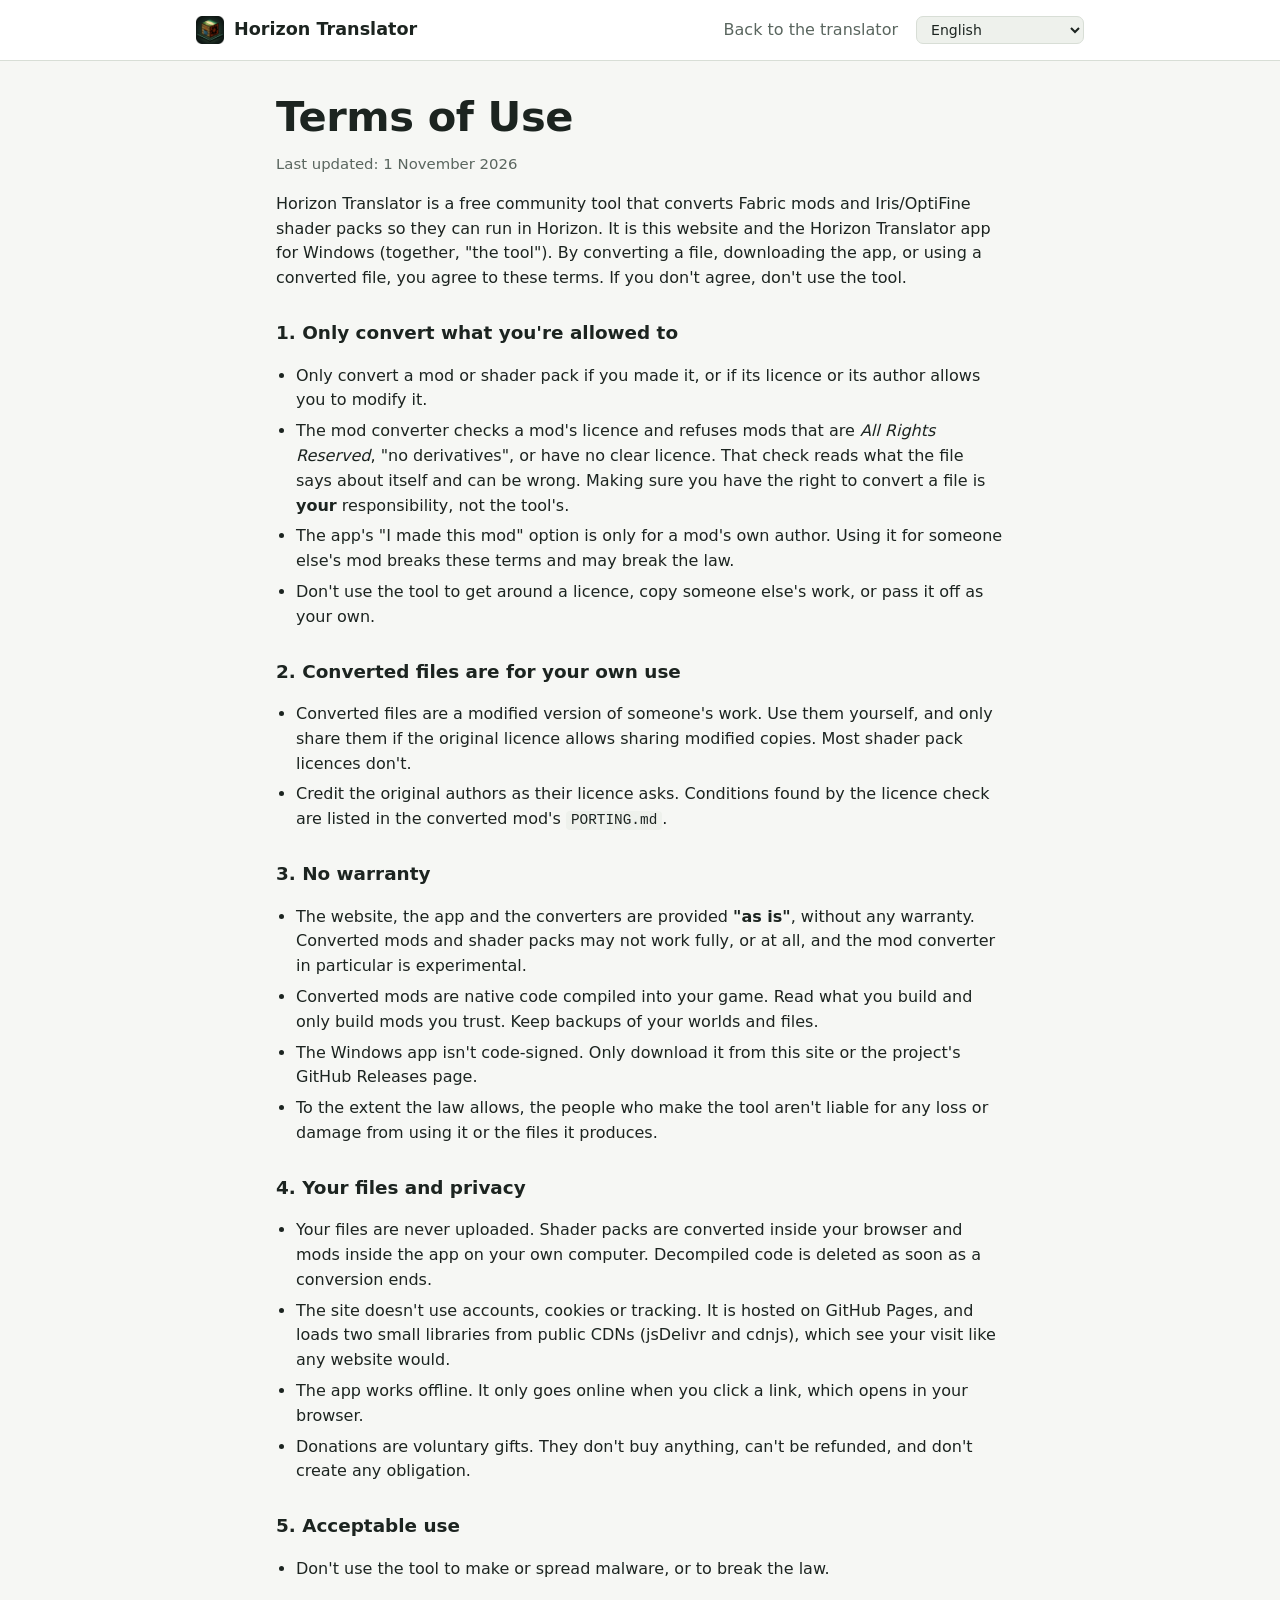
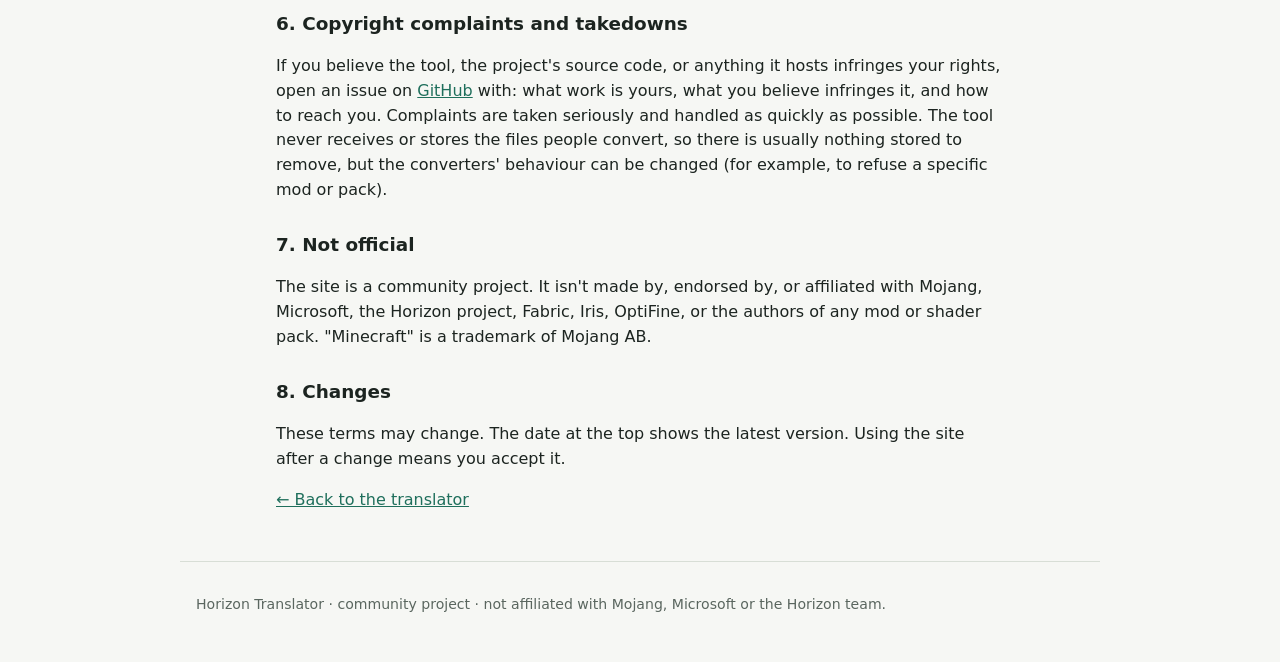
<file: web/public/terms.html>
<!doctype html>
<html lang="en">
<head>
  <meta charset="utf-8">
  <meta name="viewport" content="width=device-width, initial-scale=1">
  <title data-i18n="terms.page_title">Terms of Use · Horizon Translator</title>
  <link rel="icon" href="logo.png" type="image/png">
  <link rel="apple-touch-icon" href="logo.png">
  <link rel="stylesheet" href="style.css">
  <script src="i18n.js"></script>
</head>
<body>
  <header class="top">
    <div class="wrap top-row">
      <a class="brand" href="./">
        <img src="logo.png" alt="" width="28" height="28">
        <span>Horizon Translator</span>
      </a>
      <nav>
        <a href="./" data-i18n="terms.back">Back to the translator</a>
        <select class="lang-select" id="terms-lang-select" name="lang" aria-label="Language"></select>
      </nav>
    </div>
  </header>

  <main class="wrap terms">
    <div id="terms-unofficial" class="notice" role="note" hidden>
      <strong data-i18n="terms.unofficial">This is an unofficial translation. The official terms of use are in English.</strong>
    </div>

    <h1 data-i18n="terms.title">Terms of Use</h1>
    <p class="hint" data-i18n="terms.updated">Last updated: 1 November 2026</p>

    <p data-i18n="terms.intro">Horizon Translator is a free community tool that converts Fabric mods and Iris/OptiFine shader packs so they
    can run in Horizon. It is this website and the Horizon Translator app for Windows (together, "the tool").
    By converting a file, downloading the app, or using a converted file, you agree to these terms.
    If you don't agree, don't use the tool.</p>

    <h2 data-i18n="terms.1.title">1. Only convert what you're allowed to</h2>
    <ul>
      <li data-i18n="terms.1.1">Only convert a mod or shader pack if you made it, or if its licence or its author allows you to modify it.</li>
      <li data-i18n="terms.1.2">The mod converter checks a mod's licence and refuses mods that are <em>All Rights Reserved</em>, "no derivatives",
        or have no clear licence. That check reads what the file says about itself and can be wrong. Making sure you
        have the right to convert a file is <strong>your</strong> responsibility, not the tool's.</li>
      <li data-i18n="terms.1.3">The app's "I made this mod" option is only for a mod's own author. Using it for someone else's mod
        breaks these terms and may break the law.</li>
      <li data-i18n="terms.1.4">Don't use the tool to get around a licence, copy someone else's work, or pass it off as your own.</li>
    </ul>

    <h2 data-i18n="terms.2.title">2. Converted files are for your own use</h2>
    <ul>
      <li data-i18n="terms.2.1">Converted files are a modified version of someone's work. Use them yourself, and only share them if the
        original licence allows sharing modified copies. Most shader pack licences don't.</li>
      <li data-i18n="terms.2.2">Credit the original authors as their licence asks. Conditions found by the licence check are listed in the
        converted mod's <code>PORTING.md</code>.</li>
    </ul>

    <h2 data-i18n="terms.3.title">3. No warranty</h2>
    <ul>
      <li data-i18n="terms.3.1">The website, the app and the converters are provided <strong>"as is"</strong>, without any warranty. Converted mods and
        shader packs may not work fully, or at all, and the mod converter in particular is experimental.</li>
      <li data-i18n="terms.3.2">Converted mods are native code compiled into your game. Read what you build and only build mods you trust.
        Keep backups of your worlds and files.</li>
      <li data-i18n="terms.3.3">The Windows app isn't code-signed. Only download it from this site or the project's GitHub Releases page.</li>
      <li data-i18n="terms.3.4">To the extent the law allows, the people who make the tool aren't liable for any loss or damage from using it
        or the files it produces.</li>
    </ul>

    <h2 data-i18n="terms.4.title">4. Your files and privacy</h2>
    <ul>
      <li data-i18n="terms.4.1">Your files are never uploaded. Shader packs are converted inside your browser and mods inside the app on your
        own computer. Decompiled code is deleted as soon as a conversion ends.</li>
      <li data-i18n="terms.4.2">The site doesn't use accounts, cookies or tracking. It is hosted on GitHub Pages, and loads two small
        libraries from public CDNs (jsDelivr and cdnjs), which see your visit like any website would.</li>
      <li data-i18n="terms.4.3">The app works offline. It only goes online when you click a link, which opens in your browser.</li>
      <li data-i18n="terms.4.4">Donations are voluntary gifts. They don't buy anything, can't be refunded, and don't create any obligation.</li>
    </ul>

    <h2 data-i18n="terms.5.title">5. Acceptable use</h2>
    <ul>
      <li data-i18n="terms.5.1">Don't use the tool to make or spread malware, or to break the law.</li>
    </ul>

    <h2 data-i18n="terms.6.title">6. Copyright complaints and takedowns</h2>
    <p data-i18n="terms.6.body">If you believe the tool, the project's source code, or anything it hosts infringes your rights, open an issue
    on <a class="repo-issues" href="#" rel="noopener" target="_blank">GitHub</a> with: what work is yours, what you
    believe infringes it, and how to reach you. Complaints are taken seriously and handled as quickly as possible.
    The tool never receives or stores the files people convert, so there is usually nothing stored to remove, but
    the converters' behaviour can be changed (for example, to refuse a specific mod or pack).</p>

    <h2 data-i18n="terms.7.title">7. Not official</h2>
    <p data-i18n="terms.7.body">The site is a community project. It isn't made by, endorsed by, or affiliated with Mojang, Microsoft, the Horizon
    project, Fabric, Iris, OptiFine, or the authors of any mod or shader pack. "Minecraft" is a trademark of Mojang AB.</p>

    <h2 data-i18n="terms.8.title">8. Changes</h2>
    <p data-i18n="terms.8.body">These terms may change. The date at the top shows the latest version. Using the site after a change means you accept it.</p>

    <p><a href="./" data-i18n="terms.back_bottom">← Back to the translator</a></p>
  </main>

  <footer class="wrap foot">
    <p data-i18n="foot.community">Horizon Translator · community project · not affiliated with Mojang, Microsoft or the Horizon team.</p>
  </footer>
</body>
</html>
</file>
<file: web/public/style.css>
:root {
  --bg: #f6f7f4;
  --surface: #ffffff;
  --surface-2: #eef1ec;
  --text: #1c2420;
  --muted: #5a665f;
  --border: #d8ded6;
  --accent: #1f6f5c;
  --accent-text: #ffffff;
  --accent-soft: #dcefe7;
  --ok: #2e7d32;
  --ok-soft: #e3f2e4;
  --warn: #9a6400;
  --warn-soft: #fbefd6;
  --bad: #b3261e;
  --bad-soft: #fbe3e1;
  --code-bg: #eef1ec;
  --radius: 12px;
  --shadow: 0 1px 2px rgba(0,0,0,.05), 0 4px 16px rgba(0,0,0,.05);
  color-scheme: light;
}
@media (prefers-color-scheme: dark) {
  :root:not([data-theme="light"]) {
    --bg: #111614;
    --surface: #1a201d;
    --surface-2: #222a26;
    --text: #e6ece8;
    --muted: #9aa8a0;
    --border: #2f3934;
    --accent: #4fbf9f;
    --accent-text: #0d1512;
    --accent-soft: #1d3a31;
    --ok: #7bd389;
    --ok-soft: #1c3321;
    --warn: #f0c060;
    --warn-soft: #3a2f17;
    --bad: #ff8a80;
    --bad-soft: #3d1c1a;
    --code-bg: #222a26;
    --shadow: none;
    color-scheme: dark;
  }
}

* { box-sizing: border-box; }
[hidden] { display: none !important; }
html { scroll-behavior: smooth; }
body {
  margin: 0;
  background: var(--bg);
  color: var(--text);
  font: 16px/1.55 system-ui, -apple-system, "Segoe UI", Roboto, sans-serif;
}
a { color: var(--accent); }
code { font-family: ui-monospace, "Cascadia Code", Consolas, monospace; font-size: .9em; background: var(--code-bg); padding: .1em .35em; border-radius: 4px; overflow-wrap: anywhere; }
.wrap { max-width: 920px; margin: 0 auto; padding: 0 16px; }

.top { background: var(--surface); border-bottom: 1px solid var(--border); position: sticky; top: 0; z-index: 5; }
.top-row { display: flex; align-items: center; justify-content: space-between; gap: 12px; min-height: 60px; flex-wrap: wrap; }
.brand { display: flex; align-items: center; gap: 10px; color: var(--text); text-decoration: none; font-weight: 700; font-size: 1.1rem; }
nav { display: flex; gap: 6px 18px; flex-wrap: wrap; align-items: center; }
nav a { color: var(--muted); text-decoration: none; font-weight: 500; }
nav a:hover { color: var(--text); }

.lang-select {
  font: inherit;
  font-size: .88rem;
  font-weight: 500;
  color: var(--text);
  background: var(--surface-2);
  border: 1px solid var(--border);
  border-radius: 7px;
  padding: 4px 10px;
  cursor: pointer;
  outline: none;
  transition: border-color .15s;
}
.lang-select:hover, .lang-select:focus {
  border-color: var(--accent);
}

.hero { padding-top: 48px; padding-bottom: 24px; }
h1 { font-size: clamp(1.8rem, 4vw, 2.6rem); line-height: 1.15; margin: 0 0 12px; letter-spacing: -.01em; }
.lead { font-size: 1.12rem; color: var(--muted); max-width: 680px; margin: 0; }
.status-line { font-size: .92rem; color: var(--muted); margin-top: 14px; }
.status-line .dot { display: inline-block; width: 8px; height: 8px; border-radius: 50%; margin-inline-end: 6px; vertical-align: middle; }

section { margin-bottom: 48px; }
h2 { font-size: 1.5rem; margin: 0 0 16px; }

.tabs { display: flex; gap: 4px; background: var(--surface-2); padding: 4px; border-radius: 10px; width: fit-content; max-width: 100%; margin-bottom: 16px; }
.tab { border: 0; background: transparent; color: var(--muted); font: inherit; font-weight: 600; padding: 8px 18px; border-radius: 7px; cursor: pointer; }
.tab.active { background: var(--surface); color: var(--text); box-shadow: var(--shadow); }

.panel { background: var(--surface); border: 1px solid var(--border); border-radius: var(--radius); padding: 20px; box-shadow: var(--shadow); }
.drop {
  display: flex; flex-direction: column; align-items: center; justify-content: center; text-align: center; gap: 4px;
  border: 2px dashed var(--border); border-radius: var(--radius); padding: 36px 16px; cursor: pointer;
  background: var(--surface-2); transition: border-color .15s, background .15s;
}
.drop:hover, .drop.over { border-color: var(--accent); background: var(--accent-soft); }
.drop:focus-within { outline: 2px solid var(--accent); outline-offset: 2px; }
.drop-icon { font-size: 1.6rem; color: var(--accent); }
.drop-title { font-weight: 600; font-size: 1.05rem; }
.drop-sub { color: var(--muted); font-size: .9rem; }
.drop-file { margin-top: 8px; font-weight: 600; color: var(--accent); overflow-wrap: anywhere; }

.notice { background: var(--warn-soft); color: var(--text); border-inline-start: 4px solid var(--warn); border-radius: 8px; padding: 12px 14px; margin-bottom: 16px; font-size: .93rem; }
.notice strong { display: block; color: var(--warn); margin-bottom: 4px; }
.options { margin: 16px 0; }
.download { display: flex; gap: 18px; align-items: flex-start; background: var(--surface-2); border-radius: var(--radius); padding: 20px; }
.download img { flex: none; border-radius: 12px; }
.download h3 { margin: 0 0 6px; font-size: 1.2rem; }
.download p { margin: 0 0 14px; color: var(--muted); }
.download .small-print { font-size: .85rem; margin: 10px 0 0; }
.download a.go, .download a.ghost { margin: 4px 0; margin-inline-end: 8px; }
.steps { margin-top: 18px; }
.mod-list { list-style: none; padding: 0; margin: 12px 0 0; display: grid; gap: 10px; }
.mod-list .mod { display: flex; gap: 16px; align-items: center; justify-content: space-between; flex-wrap: wrap;
  background: var(--surface-2); border: 1px solid var(--border); border-radius: var(--radius); padding: 14px 16px; }
.mod-list .mod > div:first-child { flex: 1 1 320px; min-width: 0; }
.mod-list .mod p { margin: 4px 0 0; color: var(--muted); }
.mod-list .mod .ver { color: var(--muted); font-size: .9rem; }
.mod-list .mod code { overflow-wrap: anywhere; }
.mod-actions { display: flex; gap: 8px; flex-wrap: wrap; }
.steps h4 { margin: 0 0 8px; }
.steps ol { padding-inline-start: 20px; margin: 0 0 12px; display: grid; gap: 8px; font-size: .95rem; }
@media (max-width: 560px) { .download { flex-direction: column; } }
.hint { color: var(--muted); font-size: .93rem; margin: 0 0 12px; }
.verify { margin-top: 6px; font-size: .95rem; }
.verify > p { margin: 10px 0; }
.verify ol { padding-inline-start: 20px; margin: 0 0 12px; display: grid; gap: 10px; }
.verify pre { margin: 6px 0; padding: 8px 10px; }
.verify pre code { background: none; padding: 0; }
.verify-live { display: block; margin-top: 6px; }
.verify-hash { display: inline-block; margin-top: 4px; word-break: break-all; }
.check { display: inline-flex; align-items: center; gap: 8px; cursor: pointer; font-weight: 500; }
.check input { width: 18px; height: 18px; accent-color: var(--accent); }
.author-row { margin-top: 12px; display: grid; gap: 6px; }
.author-row label { font-size: .9rem; color: var(--muted); }
input[type="text"] {
  font: inherit; padding: 9px 12px; border-radius: 8px; border: 1px solid var(--border);
  background: var(--surface); color: var(--text); max-width: 360px; width: 100%;
}
input[type="text"]:focus { outline: 2px solid var(--accent); outline-offset: 1px; }

.go {
  display: inline-block; border: 0; background: var(--accent); color: var(--accent-text); font: inherit; font-weight: 700;
  padding: 11px 22px; border-radius: 9px; cursor: pointer; text-decoration: none;
}
.go:disabled { opacity: .45; cursor: not-allowed; }
.go:not(:disabled):hover { filter: brightness(1.08); }
.ghost { border: 1px solid var(--border); background: transparent; color: var(--text); font: inherit; font-weight: 600; padding: 10px 18px; border-radius: 9px; cursor: pointer; }
.small { padding: 9px 16px; font-size: .95rem; }

.working { display: flex; gap: 16px; align-items: center; margin-top: 16px; background: var(--surface); border: 1px solid var(--border); border-radius: var(--radius); padding: 18px 20px; }
.working p { margin: 2px 0 0; color: var(--muted); font-size: .93rem; }
.spinner { width: 28px; height: 28px; border-radius: 50%; border: 3px solid var(--accent-soft); border-top-color: var(--accent); animation: spin .8s linear infinite; flex: none; }
@keyframes spin { to { transform: rotate(360deg); } }
@media (prefers-reduced-motion: reduce) { .spinner { animation-duration: 3s; } }

.result { margin-top: 16px; background: var(--surface); border: 1px solid var(--border); border-radius: var(--radius); padding: 20px; box-shadow: var(--shadow); }
.result-head { display: flex; align-items: center; gap: 12px; flex-wrap: wrap; }
.result-head h2 { margin: 0; font-size: 1.25rem; overflow-wrap: anywhere; }
.badge { font-size: .78rem; font-weight: 700; text-transform: uppercase; letter-spacing: .04em; padding: 3px 9px; border-radius: 999px; }
.badge.ok { background: var(--ok-soft); color: var(--ok); }
.badge.warn { background: var(--warn-soft); color: var(--warn); }
.badge.bad { background: var(--bad-soft); color: var(--bad); }
.summary { color: var(--muted); margin: 10px 0 14px; overflow-wrap: anywhere; }
.result-actions { display: flex; gap: 10px; flex-wrap: wrap; margin-bottom: 14px; }
.next { background: var(--accent-soft); border-radius: 10px; padding: 12px 14px; margin-bottom: 14px; font-size: .95rem; }
.next p { margin: 0 0 6px; }
.next p:last-child { margin: 0; }
details { border-top: 1px solid var(--border); padding: 10px 0; }
details > summary { cursor: pointer; font-weight: 600; }
pre { background: var(--code-bg); padding: 12px; border-radius: 8px; overflow: auto; max-height: 420px; font-size: .82rem; line-height: 1.45; white-space: pre-wrap; overflow-wrap: anywhere; }

.md { font-size: .95rem; overflow-wrap: anywhere; }
.md h1 { font-size: 1.3rem; margin: 16px 0 8px; }
.md h2 { font-size: 1.15rem; margin: 16px 0 8px; }
.md h3, .md h4 { font-size: 1rem; margin: 14px 0 6px; }
.md table { border-collapse: collapse; display: block; overflow-x: auto; max-width: 100%; font-size: .88rem; }
.md th, .md td { border: 1px solid var(--border); padding: 4px 8px; text-align: start; vertical-align: top; }
.md th { background: var(--surface-2); }
.md pre { max-height: 300px; }
.md pre code { background: none; padding: 0; }

.cards { display: grid; grid-template-columns: repeat(auto-fit, minmax(280px, 1fr)); gap: 16px; }
.card { background: var(--surface); border: 1px solid var(--border); border-radius: var(--radius); padding: 18px 20px; box-shadow: var(--shadow); }
.card h3 { margin: 0 0 10px; font-size: 1.08rem; }
.card ol { padding-inline-start: 20px; margin: 0; display: grid; gap: 8px; font-size: .95rem; }
.more { color: var(--muted); margin-top: 16px; }

.faq { background: var(--surface); border: 1px solid var(--border); border-radius: 10px; padding: 12px 16px; margin-bottom: 10px; }
.faq p { margin: 10px 0 2px; color: var(--muted); }

.support-grid { display: grid; grid-template-columns: repeat(auto-fit, minmax(230px, 1fr)); gap: 14px; }
.wallet { background: var(--surface); border: 1px solid var(--border); border-radius: var(--radius); padding: 16px; display: flex; flex-direction: column; align-items: center; gap: 10px; text-align: center; box-shadow: var(--shadow); }
.wallet h3 { margin: 0; font-size: 1.05rem; }
.wallet .networks { margin: -4px 0 0; color: var(--muted); font-size: .85rem; }
.wallet code { word-break: break-all; font-size: .8rem; background: var(--code-bg); padding: 6px 8px; border-radius: 6px; max-width: 100%; }
.qr-box img, .qr-box canvas { display: block; background: #fff; padding: 10px; border-radius: 8px; width: 180px; height: 180px; box-sizing: content-box; }
.support-warning { margin-top: 14px; }
.donate-links { display: flex; gap: 10px; flex-wrap: wrap; margin-top: 12px; }
.terms { padding-top: 32px; padding-bottom: 32px; max-width: 760px; }
.terms h2 { font-size: 1.15rem; margin: 28px 0 8px; }
.terms ul { padding-inline-start: 20px; }
.terms li { margin-bottom: 6px; }
.agree { font-size: .88rem; color: var(--muted); margin: 10px 0 0; }
.foot-links { display: flex; gap: 18px; flex-wrap: wrap; }
a.ghost { text-decoration: none; display: inline-block; }
.foot { color: var(--muted); font-size: .88rem; border-top: 1px solid var(--border); padding-top: 18px; padding-bottom: 32px; }

@media (max-width: 560px) {
  nav { gap: 12px; font-size: .92rem; }
  .panel, .result { padding: 16px; }
  .tab { padding: 8px 12px; }
}
.guide { margin-top: 22px; padding-top: 6px; border-top: 1px solid var(--border); }
.guide h1 { font-size: 1.45rem; }
.guide pre { max-height: none; }
</file>
